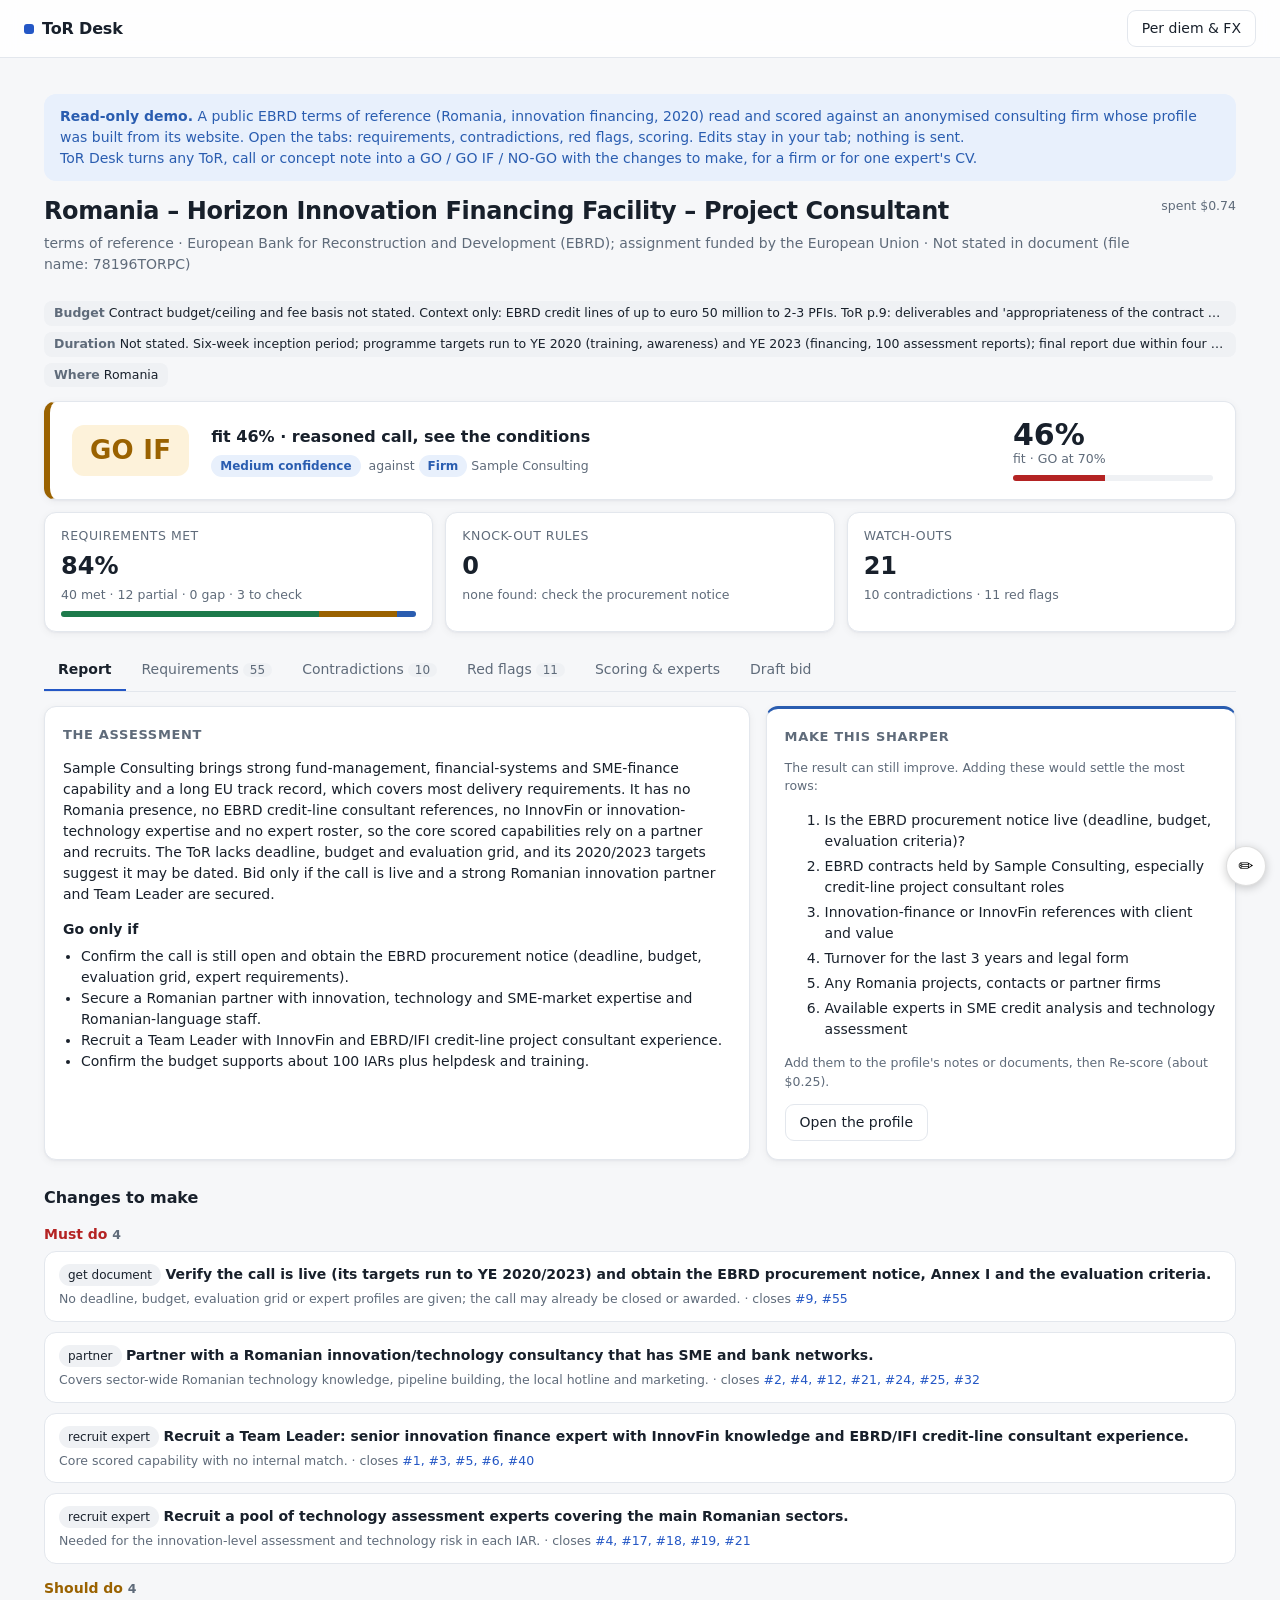
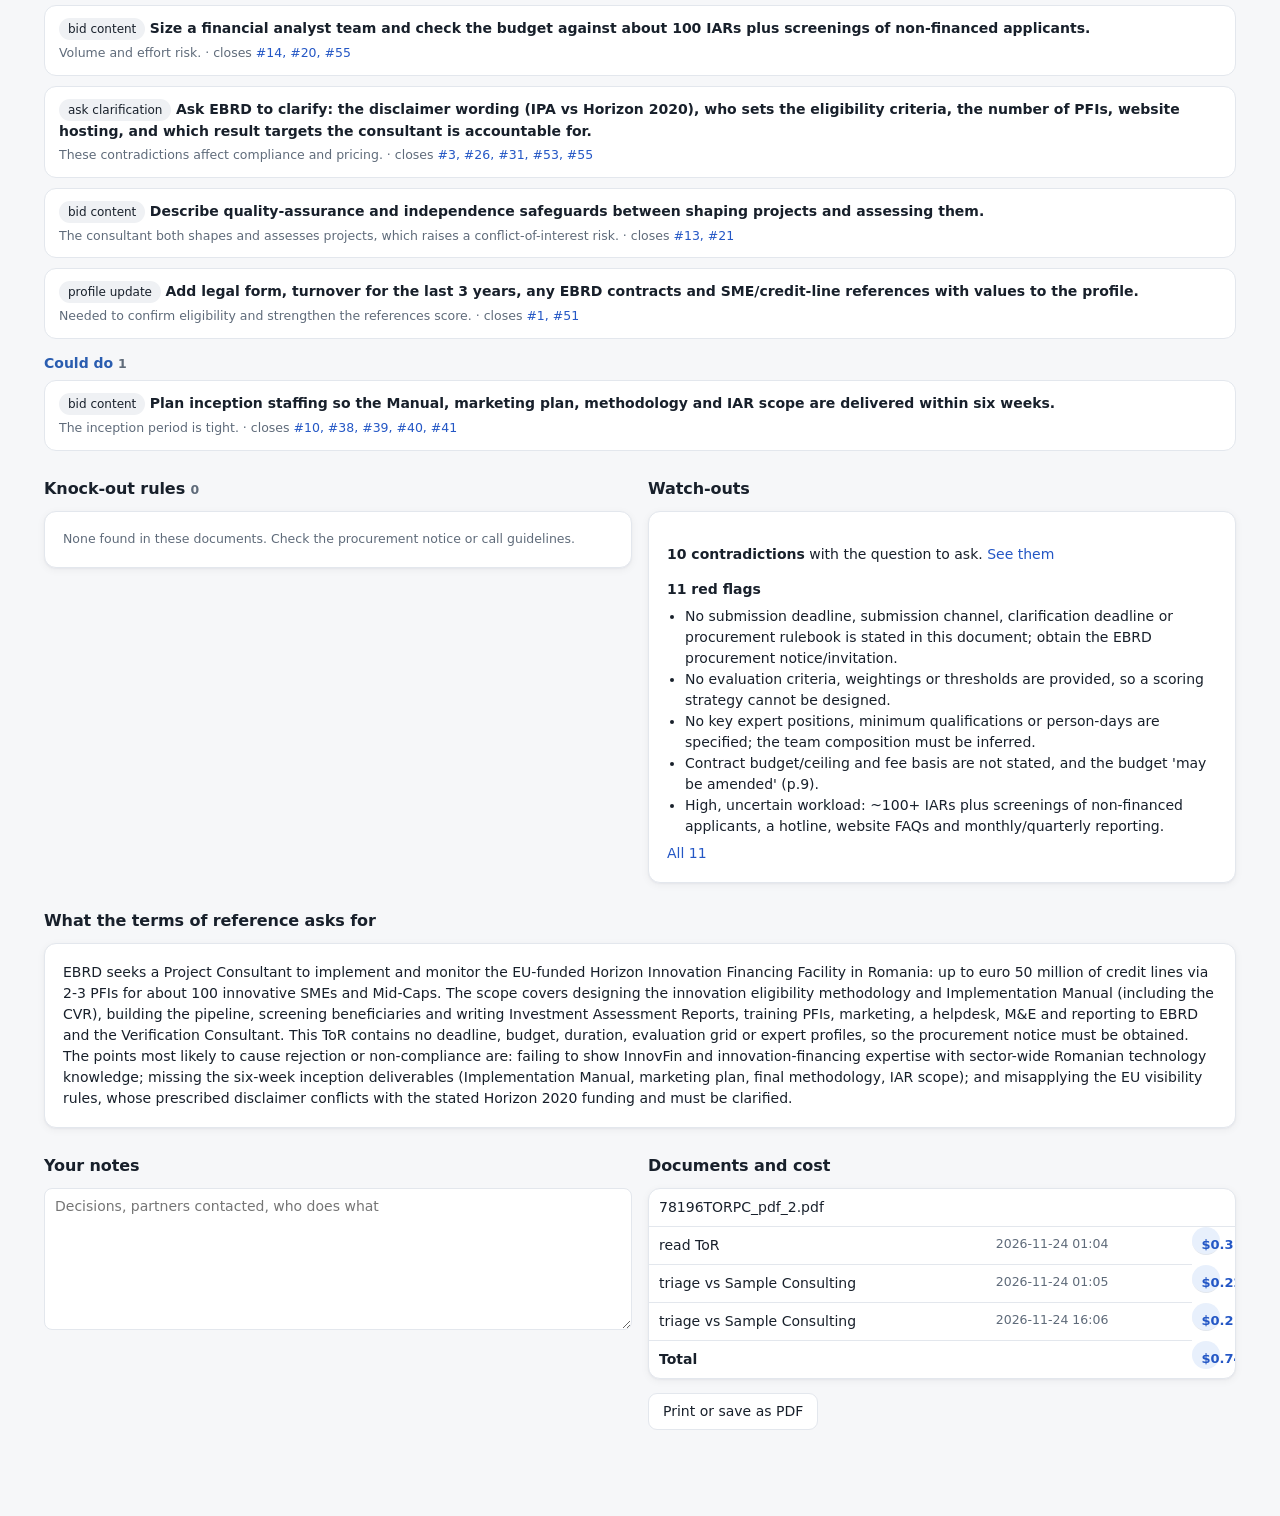
<file: tor-desk/index.html>
<!doctype html>
<html lang="en">
<head>
<meta charset="utf-8">
<meta name="viewport" content="width=device-width, initial-scale=1">
<title>ToR Desk demo</title>
<meta name="description" content="ToR Desk: reads a terms of reference and gives GO / GO IF / NO-GO, changes, knock-outs, contradictions and red flags.">
<link rel="stylesheet" href="app.css">
<style>
body.demo #rescore, body.demo #prof, body.demo a[href^="/api/"], body.demo a[href="#/new"] { display: none; }
.demo-intro { display: block; line-height: 1.5; }
#pd-dialog { border: 1px solid var(--line); border-radius: 12px; background: var(--card); color: var(--text); max-width: 460px; width: calc(100% - 32px); padding: 18px; }
#pd-dialog::backdrop { background: rgb(0 0 0 / .35); }
#pd-dialog label { display: block; margin: 10px 0 4px; font-size: 13px; color: var(--muted); }
#pd-dialog select, #pd-dialog input { width: 100%; box-sizing: border-box; }
#pd-out { margin: 14px 0 8px; line-height: 1.6; }
#pd-src { font-size: 12px; color: var(--muted); line-height: 1.5; }
</style>
</head>
<body class="demo">
<header class="top">
  <a class="brand" href="#/">ToR Desk</a>
  
  <span class="spacer"></span>
  <button class="btn" id="pd-open" type="button">Per diem &amp; FX</button>
  <a class="btn primary" href="#/new">New check</a>
</header>
<main>
<div class="banner demo-intro"><div><b>Read-only demo.</b> A public EBRD terms of reference
(Romania, innovation financing, 2020) read and scored against an anonymised consulting firm whose profile was built
from its website. Open the tabs: requirements, contradictions, red flags, scoring. Edits stay in your tab; nothing is sent.
<br>ToR Desk turns any ToR, call or concept note into a GO / GO IF / NO-GO with the changes to make, for a firm or for one expert's CV.</div></div>
<div id="view" data-no-edit></div>
</main>
<div class="toast" id="toast"></div>
<script src="demo-data.js"></script>
<script src="app.js"></script>
<dialog id="pd-dialog" aria-labelledby="pd-title">
<h3 id="pd-title" style="margin:0 0 4px">EU per diem &amp; exchange rate</h3>
<label for="pd-country">Mission country</label><select id="pd-country"></select>
<label for="pd-days">Days (nights away)</label><input id="pd-days" type="number" min="0" value="10">
<label for="pd-cur">Pay in</label><select id="pd-cur"></select>
<div id="pd-out">Loading the rates…</div>
<p id="pd-src"></p>
<button class="btn" id="pd-close" type="button">Close</button>
</dialog>
<script src="demo-perdiem.js"></script>
<!-- style-panel:start v3 (master: ~/.claude/snippets/style-panel.html; update every copy with ~/.claude/snippets/sync-style-panel.py) -->
<!-- Paste just before </body>. Self-contained, no external calls, works in artifacts. The edit panel (2026-11-10):
     lets the viewer edit the page's text, its :root colour variables, text size and font; saved in this browser,
     per page (colours per light/dark mode); "Download HTML" saves the page with the edits applied and the panel removed.
     Fires a "stylepanel:change" event on window so charts can redraw (listen and call your redraw function).
     Text edits suit pages whose text is in the HTML; on a page that rebuilds its content from data, edits to rebuilt
     parts are kept only while that text is unchanged underneath, so change those in the data instead. -->
<script>
(() => {
  const KEY = "style-panel:" + location.pathname, root = document.documentElement;
  const blank = () => ({ light: {}, dark: {}, size: 100, font: "", text: {} });
  let st; try { st = Object.assign(blank(), JSON.parse(localStorage.getItem(KEY))); } catch { st = blank(); }
  let timer;
  const save = () => { try { localStorage.setItem(KEY, JSON.stringify(st)); } catch {} };
  const changed = () => { clearTimeout(timer); timer = setTimeout(() => { save(); dispatchEvent(new Event("stylepanel:change")); }, 150); };
  const mode = () => root.dataset.theme === "dark" || (root.dataset.theme !== "light" && matchMedia("(prefers-color-scheme: dark)").matches) ? "dark" : "light";

  // Main colours, found by common variable names; everything else goes under "More colours"
  const ROLES = [["Background", "--bg --background --page"], ["Cards and panels", "--card --surface --panel"], ["Text", "--fg --text --ink"],
    ["Soft text", "--muted --text-2 --text-muted"], ["Accent", "--accent --primary --brand"], ["Lines", "--line --border"]];
  const PRESETS = { // role order as ROLES; [light, dark]
    Calm: [["#f4f6f4", "#ffffff", "#1f2a24", "#5f6f66", "#2f855a", "#dde5df"], ["#121714", "#1a211d", "#e6efe9", "#93a39a", "#68d391", "#2a352f"]],
    Warm: [["#faf5ee", "#fffdf9", "#2b2118", "#7a6a5a", "#c2541d", "#ecdfcf"], ["#1a1512", "#231c17", "#f3e9df", "#b3a291", "#f08a4b", "#3a2f27"]],
    "High contrast": [["#ffffff", "#ffffff", "#000000", "#333333", "#0039c6", "#000000"], ["#000000", "#0a0a0a", "#ffffff", "#d0d0d0", "#7fb2ff", "#ffffff"]] };

  // Text editing: elements are found by their place in the page; an edit comes back only while
  // the element's original text is unchanged (a guard for pages that rebuild their content)
  const TSEL = "h1,h2,h3,h4,h5,h6,p,li,td,th,dt,dd,figcaption,blockquote,caption";
  const els = () => [...document.body.querySelectorAll(TSEL)].filter(e => !e.closest("script,style,[data-no-edit]") && !(e.parentElement && e.parentElement.closest(TSEL)));
  const sig = s => { let h = 0; for (const c of s) h = (h * 31 + c.charCodeAt(0)) | 0; return h.toString(36) + ":" + s.length; };
  const orig = new WeakMap(); let editing = false;
  function applyText() {
    const ids = Object.keys(st.text); if (!ids.length) return;
    els().forEach((e, i) => { const t = st.text[i]; if (!t || orig.has(e)) return;
      if (sig(e.textContent) === t.o) { orig.set(e, t.o); e.innerHTML = t.h; } });
  }
  function setEditing(on) {
    editing = on;
    els().forEach(e => { if (on) { if (!orig.has(e)) orig.set(e, sig(e.textContent)); e.contentEditable = "true"; e.dataset.spEdit = ""; } else if ("spEdit" in e.dataset) { e.removeAttribute("contenteditable"); delete e.dataset.spEdit; } });
    root.classList.toggle("sp-editing", on);
  }
  document.addEventListener("input", e => {
    const el = e.target.closest && e.target.closest("[data-sp-edit]"); if (!el) return;
    const i = els().indexOf(el); if (i < 0) return;
    const o = st.text[i] ? st.text[i].o : orig.get(el); if (!o) return;
    st.text[i] = { o, h: el.innerHTML }; changed(); if (box) count();
  });
  document.addEventListener("paste", e => { if (!editing || !(e.target.closest && e.target.closest("[data-sp-edit]"))) return;
    e.preventDefault(); document.execCommand("insertText", false, (e.clipboardData || window.clipboardData).getData("text/plain")); });
  const editCss = document.createElement("style"); editCss.dataset.spRemove = "";
  editCss.textContent = ".sp-editing [data-sp-edit]{outline:1px dashed color-mix(in srgb,currentColor 35%,transparent);outline-offset:2px;cursor:text}.sp-editing [data-sp-edit]:focus{outline:2px solid Highlight}";
  document.head.appendChild(editCss);

  // Apply only what's stored: no stylesheet scan on page load
  let last = null;
  const allKeys = () => new Set([...Object.keys(st.light), ...Object.keys(st.dark)]);
  function apply(force) {
    const m = mode(); if (!force && m === last) return;
    const keys = allKeys(), switched = last && m !== last; last = m;
    keys.forEach(n => root.style.removeProperty(n));
    for (const [n, v] of Object.entries(st[m])) root.style.setProperty(n, v);
    document.body.style.zoom = st.size === 100 ? "" : st.size + "%";
    document.body.style.fontFamily = st.font;
    if (box && !box.hidden) fill();
    if (switched && keys.size) dispatchEvent(new Event("stylepanel:change")); // charts redraw with this mode's colours
  }

  // Colour variables and their built-in values (only when the panel opens)
  let names;
  const ctx = document.createElement("canvas").getContext("2d");
  const toHex = v => { ctx.fillStyle = "#010203"; ctx.fillStyle = v; const h = ctx.fillStyle; return /^#[0-9a-f]{6}$/i.test(h) && (h !== "#010203" || v === "#010203") ? h : null; };
  function builtIn() {
    if (!names) { names = [];
      const walk = rules => { for (const r of rules) { if (r.cssRules) walk(r.cssRules);
        if (r.selectorText && r.selectorText.includes(":root")) for (const p of r.style) if (p.startsWith("--") && !names.includes(p)) names.push(p); } };
      for (const s of document.styleSheets) { try { walk(s.cssRules); } catch {} } }
    const saved = names.map(n => root.style.getPropertyValue(n)); names.forEach(n => root.style.removeProperty(n));
    const cs = getComputedStyle(root), out = {};
    names.forEach(n => { const h = toHex(cs.getPropertyValue(n).trim()); if (h) out[n] = h; });
    names.forEach((n, i) => saved[i] && root.style.setProperty(n, saved[i]));
    return out;
  }

  const host = document.createElement("div"); host.dataset.spRemove = "";
  host.style.cssText = "position:fixed;right:calc(14px + env(safe-area-inset-right, 0px));bottom:calc(14px + env(safe-area-inset-bottom, 0px));z-index:2147483000";
  const sh = host.attachShadow({ mode: "open" });
  sh.innerHTML = `<style>:host{font:13px/1.4 system-ui,-apple-system,sans-serif;color-scheme:light dark}
    button{font:inherit;cursor:pointer;border-radius:8px;border:1px solid #8884;background:Canvas;color:CanvasText;padding:5px 10px}
    button[aria-pressed=true]{background:Highlight;color:HighlightText}
    .fab{width:40px;height:40px;border-radius:50%;font-size:18px;padding:0;box-shadow:0 2px 10px #0003}</style>
    <button class="fab" title="Edit: text, colours and size" aria-label="Edit text, colours and size" aria-expanded="false">✏️</button>`;
  const fab = sh.querySelector(".fab"); let box, roleOf;

  function build() { // panel built on first open only: a right-hand drawer, a bottom sheet on narrow screens
    const t = document.createElement("template");
    t.innerHTML = `<style>
      .box{position:fixed;top:0;right:0;bottom:0;width:min(320px,100vw);overflow:auto;box-sizing:border-box;
        background:Canvas;color:CanvasText;border-left:1px solid #8884;padding:14px 16px calc(70px + env(safe-area-inset-bottom,0px));box-shadow:-8px 0 30px #0003}
      @media (max-width:700px){.box{top:auto;left:0;width:auto;max-height:62vh;border-left:0;border-top:1px solid #8884;border-radius:14px 14px 0 0;box-shadow:0 -8px 30px #0003}}
      .head{display:flex;align-items:center;justify-content:space-between;margin-bottom:8px}
      h3{margin:0;font-size:15px} h4{margin:14px 0 6px;font-size:11px;text-transform:uppercase;letter-spacing:.06em;opacity:.7}
      label{display:flex;align-items:center;justify-content:space-between;gap:8px;padding:3px 0}
      input[type=color]{width:42px;height:26px;border:1px solid #8884;border-radius:6px;padding:0;background:none;flex:none}
      input[type=range]{flex:1} select{font:inherit;padding:3px 6px;border-radius:6px}
      summary{cursor:pointer;margin-top:10px;opacity:.8} .row{display:flex;flex-wrap:wrap;gap:6px;margin-top:8px}
      .note{opacity:.65;font-size:11px;margin-top:8px} .ch{color:#d9480f;font-weight:700} .m{font-weight:400;opacity:.6;font-size:12px}</style>
    <div class="box" hidden role="dialog" aria-label="Edit">
      <div class="head"><h3>Edit <span class="m" id="m"></span></h3><button id="close" aria-label="Close">✕</button></div>
      <h4>Text</h4>
      <div class="row"><button id="edit" aria-pressed="false">Edit text</button><span class="m" id="tc"></span></div>
      <h4>Size and font</h4>
      <label>Text and spacing <input type="range" id="size" min="80" max="150" step="5"><span id="sv"></span></label>
      <label>Font <select id="font"><option value="">As built</option><option value="system-ui,-apple-system,sans-serif">System</option>
        <option value="Georgia,Times,serif">Serif</option><option value="ui-monospace,Menlo,monospace">Mono</option></select></label>
      <h4>Quick looks</h4><div class="row" id="presets"></div>
      <h4>Main colours</h4><div id="main"></div>
      <details><summary>More colours</summary><div id="more"></div></details>
      <h4>Keep it</h4>
      <div class="row"><button id="dl">Download HTML</button><button id="copy">Copy changes</button><button id="reset">Reset</button></div>
      <div class="note">Saved in this browser only. Colours apply to the mode you're in (light or dark). "Download HTML" saves this page with your edits and without this panel; "Copy changes" gives text to paste to Claude to make them permanent at the source.</div>
    </div>`;
    sh.append(t.content);
    box = sh.querySelector(".box");
    sh.querySelector("#presets").innerHTML = Object.keys(PRESETS).map(p => `<button data-p="${p}">${p}</button>`).join("");
    sh.addEventListener("input", onInput);
    sh.addEventListener("click", onClick);
  }
  const count = () => { const n = Object.keys(st.text).length; sh.querySelector("#tc").textContent = n ? n + " edited" : ""; };
  const pretty = n => n.slice(2).replace(/[-_]/g, " ").replace(/\bbg\b/, "background").replace(/\bfg\b/, "text");
  const pick = (n, label, cur, base) => `<label><span class="${cur[n] ? "ch" : ""}">${label}</span><input type="color" data-n="${n}" value="${cur[n] || base[n]}"></label>`;
  function fill() {
    const m = mode(), cur = st[m], base = builtIn(), used = new Set();
    roleOf = ROLES.map(([, alts]) => alts.split(" ").find(n => base[n] && !used.has(n) && used.add(n)));
    const $ = s => sh.querySelector(s);
    $("#m").textContent = "· " + m + " mode";
    $("#size").value = st.size; $("#sv").textContent = st.size + "%"; $("#font").value = st.font;
    $("#main").innerHTML = ROLES.map(([label], i) => roleOf[i] ? pick(roleOf[i], label, cur, base) : "").join("") || `<div class="note">No main colours recognised; see More colours.</div>`;
    $("#more").innerHTML = Object.keys(base).filter(n => !used.has(n)).map(n => pick(n, pretty(n), cur, base)).join("") || `<div class="note">None.</div>`;
    count();
  }
  function onInput(e) {
    const t = e.target;
    if (t.dataset.n) { st[mode()][t.dataset.n] = t.value; root.style.setProperty(t.dataset.n, t.value); t.previousElementSibling.className = "ch"; }
    if (t.id === "size") { st.size = +t.value; sh.querySelector("#sv").textContent = st.size + "%"; document.body.style.zoom = st.size === 100 ? "" : st.size + "%"; }
    if (t.id === "font") { st.font = t.value; document.body.style.fontFamily = st.font; }
    changed();
  }
  function pageHtml() { // the page as edited, panel and edit marks removed
    const c = root.cloneNode(true);
    c.querySelectorAll("[data-sp-remove]").forEach(n => n.remove());
    c.querySelectorAll("script").forEach(s => { if (s.textContent.includes('"style-panel:"')) s.remove(); });
    c.querySelectorAll("[data-sp-edit]").forEach(n => { n.removeAttribute("contenteditable"); delete n.dataset.spEdit; });
    c.classList.remove("sp-editing"); if (!c.classList.length) c.removeAttribute("class");
    return "<!doctype html>\n" + c.outerHTML.replace(/<!-- style-panel:(start|end)[^>]*-->/g, "");
  }
  async function download(btn) {
    const name = (document.title || "page").replace(/[^\w\- ]+/g, "").trim().replace(/\s+/g, "-").slice(0, 60) + ".html", html = pageHtml();
    try { const d = window.claude && await Promise.race([window.claude.use("downloads"), new Promise(r => setTimeout(r, 1500))]);
      if (d) { await d.save({ filename: name, data: html }); return; } } catch {}
    try { const a = document.createElement("a"); a.href = URL.createObjectURL(new Blob([html], { type: "text/html" })); a.download = name;
      document.body.appendChild(a); a.click(); a.remove(); setTimeout(() => URL.revokeObjectURL(a.href), 4000);
      btn.textContent = "Downloaded"; } catch { btn.textContent = "Blocked here"; }
    setTimeout(() => btn.textContent = "Download HTML", 2000);
  }
  async function onClick(e) {
    const t = e.target;
    if (t.id === "close") { fab.click(); return; }
    if (t.id === "edit") { setEditing(!editing); t.setAttribute("aria-pressed", editing); t.textContent = editing ? "Done editing" : "Edit text"; }
    if (t.id === "dl") { const was = editing; if (was) setEditing(false); await download(t); if (was) setEditing(true); }
    if (t.dataset.p) { const m = mode(), vals = PRESETS[t.dataset.p][m === "dark" ? 1 : 0];
      roleOf.forEach((n, i) => { if (n) st[m][n] = vals[i]; }); apply(true); changed(); }
    if (t.id === "reset") { if (!confirm("Undo all your edits to this page (text, colours, size)?")) return;
      const hadText = Object.keys(st.text).length; allKeys().forEach(n => root.style.removeProperty(n)); st = blank(); save();
      if (hadText) { location.reload(); return; } apply(true); changed(); }
    if (t.id === "copy") {
      const txt = `Edits to "${document.title}":\n` + ["light", "dark"].flatMap(m => Object.entries(st[m]).map(([n, v]) => `${m}: ${n} → ${v}`))
        .concat(st.size !== 100 ? [`text size ${st.size}%`] : [], st.font ? [`font ${st.font}`] : [],
          Object.entries(st.text).map(([i, v]) => { const d = document.createElement("div"); d.innerHTML = v.h; return `text #${i} → ${d.textContent.trim().slice(0, 300)}`; })).join("\n");
      try { await navigator.clipboard.writeText(txt); t.textContent = "Copied"; } catch { prompt("Copy this:", txt); }
      setTimeout(() => t.textContent = "Copy changes", 1500);
    }
  }
  fab.onclick = () => { if (!box) build(); box.hidden = !box.hidden; fab.setAttribute("aria-expanded", !box.hidden); if (!box.hidden) fill(); };
  addEventListener("keydown", e => { if (e.key === "Escape" && box && !box.hidden && !e.target.isContentEditable) fab.click(); });

  root.appendChild(host);
  apply(true); applyText();
  addEventListener("load", applyText); setTimeout(applyText, 1500); // late-rendered content
  matchMedia("(prefers-color-scheme: dark)").addEventListener("change", () => apply());
  new MutationObserver(() => apply()).observe(root, { attributes: true, attributeFilter: ["data-theme"] });
})();
</script>
<!-- style-panel:end -->
</body>
</html>
</file>
<file: tor-desk/app.css>
:root {
  --bg: #f6f7f9; --card: #ffffff; --text: #18202b; --muted: #5f6b7a; --accent: #2457c5; --line: #e3e7ed;
  --ok: #1d7a4b; --ok-bg: #e4f5ec; --warn: #9a6200; --warn-bg: #fdf2da; --bad: #b42323; --bad-bg: #fce6e6;
  --info: #2a5db0; --info-bg: #e8f0fc; --na: #6b7280; --na-bg: #eff1f4; --hover: #f2f5f9;
  --shadow: 0 1px 2px rgba(16, 24, 40, .04), 0 2px 8px rgba(16, 24, 40, .05);
  --on-accent: #ffffff; --radius: 12px; --font: -apple-system, BlinkMacSystemFont, "Segoe UI", Inter, system-ui, sans-serif;
}
@media (prefers-color-scheme: dark) {
  :root {
    --bg: #0f1216; --card: #171c22; --text: #e7eaef; --muted: #9aa4b2; --accent: #7aa9ff; --line: #262d36;
    --ok: #5fd39a; --ok-bg: #15301f; --warn: #f0b955; --warn-bg: #36290f; --bad: #ff8a8a; --bad-bg: #3a1919;
    --info: #8db8ff; --info-bg: #172640; --na: #a0a7b2; --na-bg: #222831; --hover: #1e242c;
    --shadow: 0 1px 2px rgba(0, 0, 0, .3); --on-accent: #0b1220;
  }
}
* { box-sizing: border-box; }
body { margin: 0; background: var(--bg); color: var(--text); font: 14px/1.5 var(--font); -webkit-font-smoothing: antialiased; }
a { color: var(--accent); text-decoration: none; }
header.top { display: flex; align-items: center; gap: 18px; padding: 10px 24px; background: color-mix(in srgb, var(--card) 85%, transparent); backdrop-filter: blur(10px); border-bottom: 1px solid var(--line); position: sticky; top: 0; z-index: 5; }
header.top .brand { font-weight: 750; font-size: 16px; color: var(--text); letter-spacing: -.01em; }
header.top .brand::before { content: ""; display: inline-block; width: 10px; height: 10px; border-radius: 3px; background: var(--accent); margin-right: 8px; }
header.top nav { display: flex; gap: 4px; }
header.top nav a { padding: 6px 12px; border-radius: 8px; color: var(--muted); }
header.top nav a.on, header.top nav a:hover { background: var(--hover); color: var(--text); }
header.top .spacer { flex: 1; }
header.top .brand, header.top nav a, header.top .btn { white-space: nowrap; }
main { max-width: 1240px; margin: 0 auto; padding: 24px 24px 72px; }
h1 { font-size: 24px; margin: 0 0 4px; letter-spacing: -.015em; }
h2 { font-size: 16px; margin: 26px 0 10px; letter-spacing: -.005em; }
.sub { color: var(--muted); margin: 0 0 12px; }
.head { display: flex; align-items: flex-start; justify-content: space-between; gap: 16px; margin-bottom: 14px; }
.btn { display: inline-flex; align-items: center; gap: 6px; padding: 7px 14px; border-radius: 9px; font-weight: 550; border: 1px solid var(--line); background: var(--card); color: var(--text); cursor: pointer; font: inherit; }
.btn:hover { background: var(--hover); }
.btn.primary { background: var(--accent); border-color: var(--accent); color: var(--on-accent); }
.btn.primary:hover { filter: brightness(1.08); }
.btn:disabled { opacity: .5; cursor: default; }
.card { background: var(--card); border: 1px solid var(--line); border-radius: var(--radius); padding: 18px; box-shadow: var(--shadow); }
input, select, textarea { font: inherit; color: var(--text); background: var(--card); border: 1px solid var(--line); border-radius: 8px; padding: 7px 10px; }
input:focus, select:focus, textarea:focus { outline: 2px solid color-mix(in srgb, var(--accent) 35%, transparent); border-color: var(--accent); }
.full { width: 100%; }
textarea { width: 100%; resize: vertical; }
label.f { display: block; font-weight: 600; margin: 12px 0 4px; }
.hint { color: var(--muted); font-size: 12.5px; }
.chips { display: flex; flex-wrap: wrap; gap: 6px; margin: 8px 0; }
.chip { background: var(--na-bg); color: var(--text); border-radius: 8px; padding: 3px 10px; font-size: 12.5px; max-width: 100%; white-space: nowrap; overflow: hidden; text-overflow: ellipsis; cursor: help; }
.chip b { font-weight: 600; color: var(--muted); margin-right: 4px; }
.pill { display: inline-block; border-radius: 999px; padding: 2px 9px; font-size: 12px; font-weight: 600; white-space: nowrap; }
.v-GO, .st-met, .st-addressed, .m-strong { background: var(--ok-bg); color: var(--ok); }
.v-GO-IF, .st-partial, .m-partial { background: var(--warn-bg); color: var(--warn); }
.v-NO-GO, .st-gap, .st-missing, .m-none, .c-knock-out { background: var(--bad-bg); color: var(--bad); }
.st-to-check, .c-scored, .m-weak { background: var(--info-bg); color: var(--info); }
.st-n-a, .c-formal, .st-, .v- { background: var(--na-bg); color: var(--na); }
select.st { font-weight: 600; border-color: transparent; }
.cards { display: block; margin: 14px 0; }
.score { background: var(--card); border: 1px solid var(--line); border-radius: var(--radius); padding: 14px 16px; box-shadow: var(--shadow); }
.score .k { color: var(--muted); font-size: 12.5px; text-transform: uppercase; letter-spacing: .04em; }
.score .n { font-size: 28px; font-weight: 700; margin: 2px 0; display: flex; align-items: center; gap: 10px; }
.score .d { color: var(--muted); font-size: 12.5px; }
.bar { height: 6px; background: var(--na-bg); border-radius: 3px; overflow: hidden; margin-top: 6px; display: flex; }
.bar i { display: block; height: 100%; }
.bar i.st-met { background: var(--ok); } .bar i.st-partial { background: var(--warn); } .bar i.st-gap { background: var(--bad); } .bar i.st-to-check { background: var(--info); }
.tabs { display: flex; gap: 2px; border-bottom: 1px solid var(--line); margin-top: 18px; flex-wrap: wrap; }
.tabs button { background: none; border: 0; border-bottom: 2px solid transparent; padding: 9px 14px; color: var(--muted); cursor: pointer; font: inherit; }
.tabs button.on { color: var(--text); border-bottom-color: var(--accent); font-weight: 600; }
.tabs .n { background: var(--na-bg); border-radius: 999px; padding: 0 7px; font-size: 12px; margin-left: 4px; }
.panel { padding-top: 14px; }
.filters { display: flex; flex-wrap: wrap; gap: 8px; align-items: center; margin-bottom: 10px; }
.filters input[type=search] { min-width: 260px; }
table.grid { width: 100%; border-collapse: separate; border-spacing: 0; background: var(--card); border: 1px solid var(--line); border-radius: var(--radius); overflow: hidden; box-shadow: var(--shadow); }
table.grid th { text-align: left; font-size: 12px; text-transform: uppercase; letter-spacing: .03em; color: var(--muted); background: var(--bg); padding: 8px 10px; border-bottom: 1px solid var(--line); }
table.grid td { padding: 8px 10px; border-bottom: 1px solid var(--line); vertical-align: top; }
table.grid tr:last-child td { border-bottom: 0; }
table.grid tr.click { cursor: pointer; }
table.grid tr.click:hover td { background: var(--hover); }
td .note { color: var(--muted); font-size: 12.5px; margin-top: 3px; }
td textarea { min-height: 34px; font-size: 13px; padding: 4px 6px; }
td input.owner { width: 120px; font-size: 13px; }
.num { text-align: right; font-variant-numeric: tabular-nums; }
.list { display: grid; gap: 10px; }
.item { background: var(--card); border: 1px solid var(--line); border-radius: var(--radius); padding: 12px 14px; }
.item .q { margin-top: 6px; padding: 8px 10px; background: var(--info-bg); border-radius: 8px; }
.item .src { color: var(--muted); font-size: 12.5px; }
.item.done { opacity: .6; }
.banner { display: flex; align-items: center; gap: 12px; background: var(--info-bg); color: var(--info); border-radius: var(--radius); padding: 12px 16px; margin: 12px 0; }
.banner.err { background: var(--bad-bg); color: var(--bad); }
.spin { width: 16px; height: 16px; border: 2px solid currentColor; border-right-color: transparent; border-radius: 50%; animation: s 0.8s linear infinite; }
@keyframes s { to { transform: rotate(360deg); } }
.drop { display: block; border: 2px dashed var(--line); border-radius: var(--radius); padding: 30px; transition: border-color .15s, background .15s; text-align: center; color: var(--muted); cursor: pointer; background: var(--card); }
.drop.over { border-color: var(--accent); background: var(--info-bg); }
.drop input { display: none; }
.drop .files { color: var(--text); margin-top: 6px; font-weight: 600; }
.cols { display: grid; grid-template-columns: 1fr 1fr; gap: 16px; }
@media (max-width: 900px) { .cols { grid-template-columns: 1fr; } }
.empty { text-align: center; color: var(--muted); padding: 40px; }
.toast { position: fixed; bottom: 18px; left: 50%; transform: translateX(-50%); background: var(--text); color: var(--bg); padding: 7px 16px; border-radius: 8px; opacity: 0; transition: opacity .2s; pointer-events: none; }
.toast.on { opacity: .92; }
.w-in { width: 64px; text-align: right; }
ul.tight { margin: 6px 0; padding-left: 18px; }
.k-firm { background: var(--info-bg); color: var(--info); }
.k-expert { background: var(--ok-bg); color: var(--ok); }
.pill.ap, .pill.ty { background: var(--na-bg); color: var(--text); font-weight: 500; }
.steps { margin: 0 0 12px; padding-left: 20px; } .steps li { margin: 6px 0; }
.seg { display: flex; flex-wrap: wrap; gap: 10px; margin: 4px 0 8px; }
.seg label { border: 1px solid var(--line); border-radius: 8px; padding: 8px 12px; cursor: pointer; }
.seg label:has(input:checked) { border-color: var(--accent); background: var(--info-bg); }
.checks { display: grid; gap: 4px; max-height: 180px; overflow: auto; border: 1px solid var(--line); border-radius: 7px; padding: 8px; }
.actions { display: flex; gap: 6px; flex-wrap: wrap; justify-content: flex-end; }
details { margin-top: 12px; } details summary { cursor: pointer; }
.scorebox { text-align: right; flex-shrink: 0; } .scorebox select { max-width: 240px; } .scorebox .btn { white-space: nowrap; }
.verdict { border-left: 5px solid var(--na); } .verdict p { margin: 8px 0; }
.v-box-go { border-left-color: var(--ok); } .v-box-go-if { border-left-color: var(--warn); } .v-box-no-go { border-left-color: var(--bad); }
.vline { display: flex; align-items: center; gap: 10px; flex-wrap: wrap; } .vline .pill { font-size: 16px; padding: 3px 12px; }
.prio h3 { font-size: 14px; margin: 14px 0 6px; }
.pr-must { color: var(--bad); } .pr-should { color: var(--warn); } .pr-could { color: var(--info); }
.item.change .note { color: var(--muted); font-size: 12.5px; margin-top: 4px; }
/* ---- 2026-11-24 redesign: one New check flow, verdict hero, confidence, sharpen ---- */
.btn.big { padding: 10px 20px; font-size: 15px; }
.spin.sm { width: 11px; height: 11px; border-width: 2px; display: inline-block; vertical-align: -1px; }
.welcome { max-width: 760px; margin: 40px auto; padding: 36px 40px; }
.welcome h1 { font-size: 28px; }
.how { list-style: none; padding: 0; margin: 22px 0; display: grid; gap: 14px; }
.how li, .step-h { display: flex; gap: 14px; align-items: flex-start; }
.how li div, .progress li { display: flex; flex-direction: column; }
.num { flex: none; width: 28px; height: 28px; border-radius: 50%; display: grid; place-items: center; background: var(--info-bg); color: var(--accent); font-weight: 700; font-size: 13px; }
.rows { display: grid; gap: 8px; }
.row { display: grid; grid-template-columns: minmax(0, 1fr) 150px 260px; gap: 16px; align-items: center; color: var(--text); padding: 14px 18px; transition: border-color .15s, transform .15s; }
.row:hover { border-color: var(--accent); }
.r-main, .r-dl { display: flex; flex-direction: column; min-width: 0; }
.r-main b { white-space: nowrap; overflow: hidden; text-overflow: ellipsis; }
.r-v { text-align: right; }
.flow { display: grid; gap: 14px; max-width: 900px; }
.step h2 { margin: 2px 0 2px; }
.step-h p { margin: 0; }
.step > .step-h { margin-bottom: 14px; }
.switch { display: inline-flex; background: var(--na-bg); border-radius: 10px; padding: 3px; margin-bottom: 12px; }
.switch button { border: 0; background: none; padding: 6px 14px; border-radius: 8px; cursor: pointer; font: inherit; color: var(--muted); font-weight: 550; }
.switch button.on { background: var(--card); color: var(--text); box-shadow: var(--shadow); }
.pick { display: grid; grid-template-columns: repeat(auto-fill, minmax(220px, 1fr)); gap: 10px; }
.opt { position: relative; display: flex; flex-direction: column; gap: 3px; border: 1px solid var(--line); border-radius: 10px; padding: 12px 14px; cursor: pointer; transition: border-color .15s, background .15s; }
.opt:hover { border-color: color-mix(in srgb, var(--accent) 50%, var(--line)); }
.opt input { position: absolute; opacity: 0; pointer-events: none; }
.opt:has(input:checked) { border-color: var(--accent); background: var(--info-bg); box-shadow: 0 0 0 1px var(--accent) inset; }
.opt .o-t { font-weight: 600; display: flex; gap: 6px; align-items: center; flex-wrap: wrap; }
.opt.add .o-t { color: var(--accent); }
.opt.skip { border-style: dashed; }
.sub-card { margin-top: 14px; padding: 16px; border-radius: 10px; background: var(--bg); border: 1px solid var(--line); }
.go-row { display: flex; gap: 10px; align-items: center; flex-wrap: wrap; }
.step.go { border-color: color-mix(in srgb, var(--accent) 30%, var(--line)); }
.progress ol { list-style: none; padding: 0; margin: 0 0 12px; display: grid; gap: 12px; }
.progress li { padding-left: 26px; position: relative; color: var(--muted); }
.progress li::before { content: ""; position: absolute; left: 4px; top: 5px; width: 10px; height: 10px; border-radius: 50%; background: var(--line); }
.progress li.now { color: var(--text); } .progress li.now::before { background: var(--accent); box-shadow: 0 0 0 4px var(--info-bg); animation: pulse 1.4s ease-in-out infinite; }
.progress li.done::before { background: var(--ok); }
@keyframes pulse { 50% { opacity: .45; } }
.sb-row { display: flex; gap: 6px; justify-content: flex-end; margin-bottom: 4px; }
.hero { display: grid; grid-template-columns: auto minmax(0, 1fr) 200px; gap: 22px; align-items: center; background: var(--card); border: 1px solid var(--line); border-left: 6px solid var(--na); border-radius: var(--radius); padding: 18px 22px; box-shadow: var(--shadow); margin: 14px 0 12px; }
.hero.v-box-go { border-left-color: var(--ok); } .hero.v-box-go-if { border-left-color: var(--warn); } .hero.v-box-no-go { border-left-color: var(--bad); }
.hero .big { display: inline-block; font-size: 26px; font-weight: 800; letter-spacing: .01em; padding: 6px 18px; border-radius: 12px; white-space: nowrap; }
.hero .h-why b { font-size: 16px; }
.h-meta { display: flex; flex-wrap: wrap; gap: 8px; align-items: center; margin-top: 6px; }
.h-fit .n { font-size: 30px; font-weight: 750; line-height: 1; }
.metrics { display: grid; grid-template-columns: repeat(auto-fit, minmax(200px, 1fr)); gap: 12px; }
.metrics .n { font-size: 24px; }
.conf-low { background: var(--warn-bg); color: var(--warn); } .conf-medium { background: var(--info-bg); color: var(--info); } .conf-high { background: var(--ok-bg); color: var(--ok); }
.cols.wide-left { grid-template-columns: 3fr 2fr; }
h3.ct { margin: 0 0 8px; font-size: 13px; text-transform: uppercase; letter-spacing: .05em; color: var(--muted); }
.sharpen { border-top: 3px solid var(--info); } .sharpen.conf-box-low { border-top-color: var(--warn); }
.sharpen ol li { margin: 4px 0; }
details.add-prof summary { list-style: none; } details.add-prof summary::-webkit-details-marker { display: none; }
details.add-prof[open] summary { margin-bottom: 12px; }
details.add-prof { margin-bottom: 8px; }
@media (max-width: 900px) {
  .hero { grid-template-columns: 1fr; } .row { grid-template-columns: 1fr; } .r-v { text-align: left; } .cols.wide-left { grid-template-columns: 1fr; }
  .head { flex-direction: column; } .scorebox { text-align: left; } .sb-row { justify-content: flex-start; }
  main { padding: 16px 16px 60px; } header.top { padding: 10px 16px; gap: 10px; }
  header.top nav a { padding: 6px 8px; } header.top .btn { padding: 7px 12px; } .welcome { padding: 24px; margin: 16px 0; }
}
@media print {
  .hero, .score, .card, table.grid { box-shadow: none; }
  header.top, .tabs, .filters, .btn, .banner, #edit-panel-root { display: none !important; }
  .panel[hidden] { display: block !important; }
  .panel::before { content: attr(data-title); display: block; font-size: 18px; font-weight: 700; margin: 18px 0 6px; }
  details { display: none; }
  main { max-width: none; padding: 0; }
  .chip { white-space: normal; }
}
</file>
